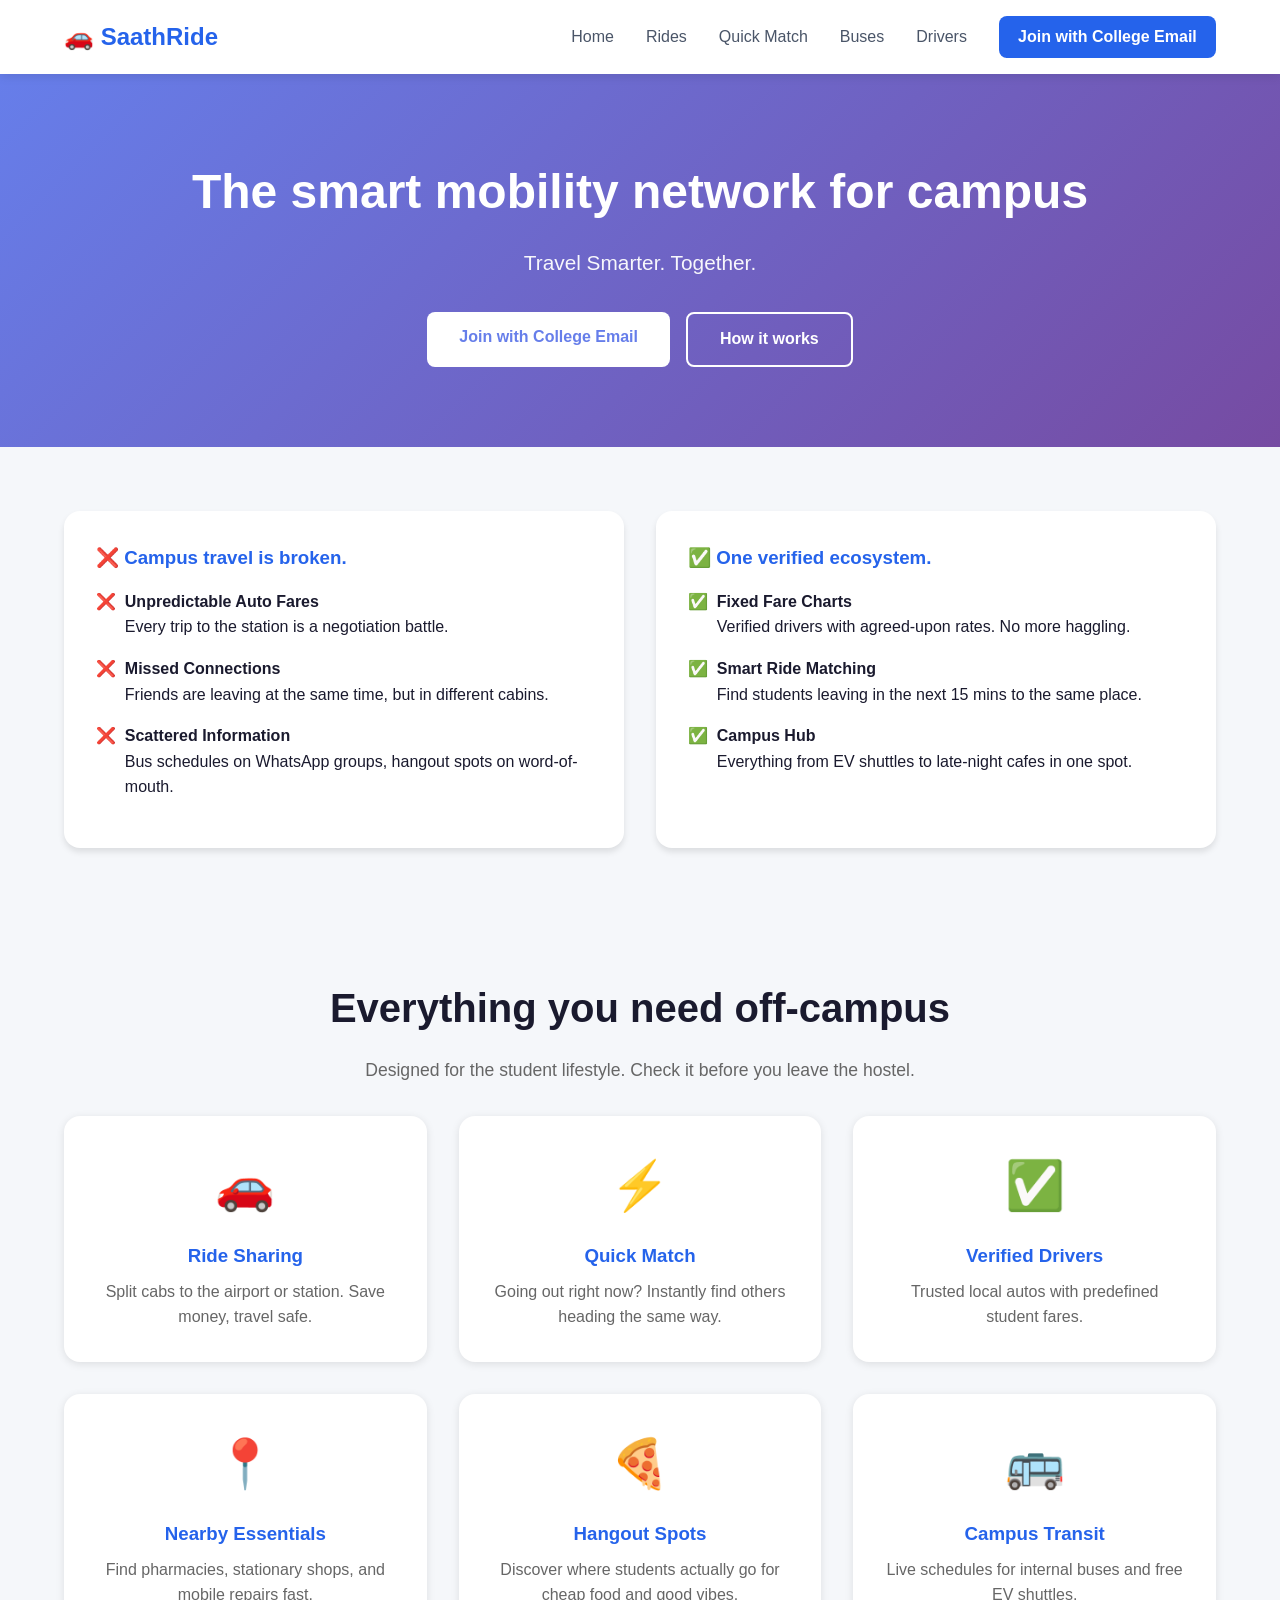
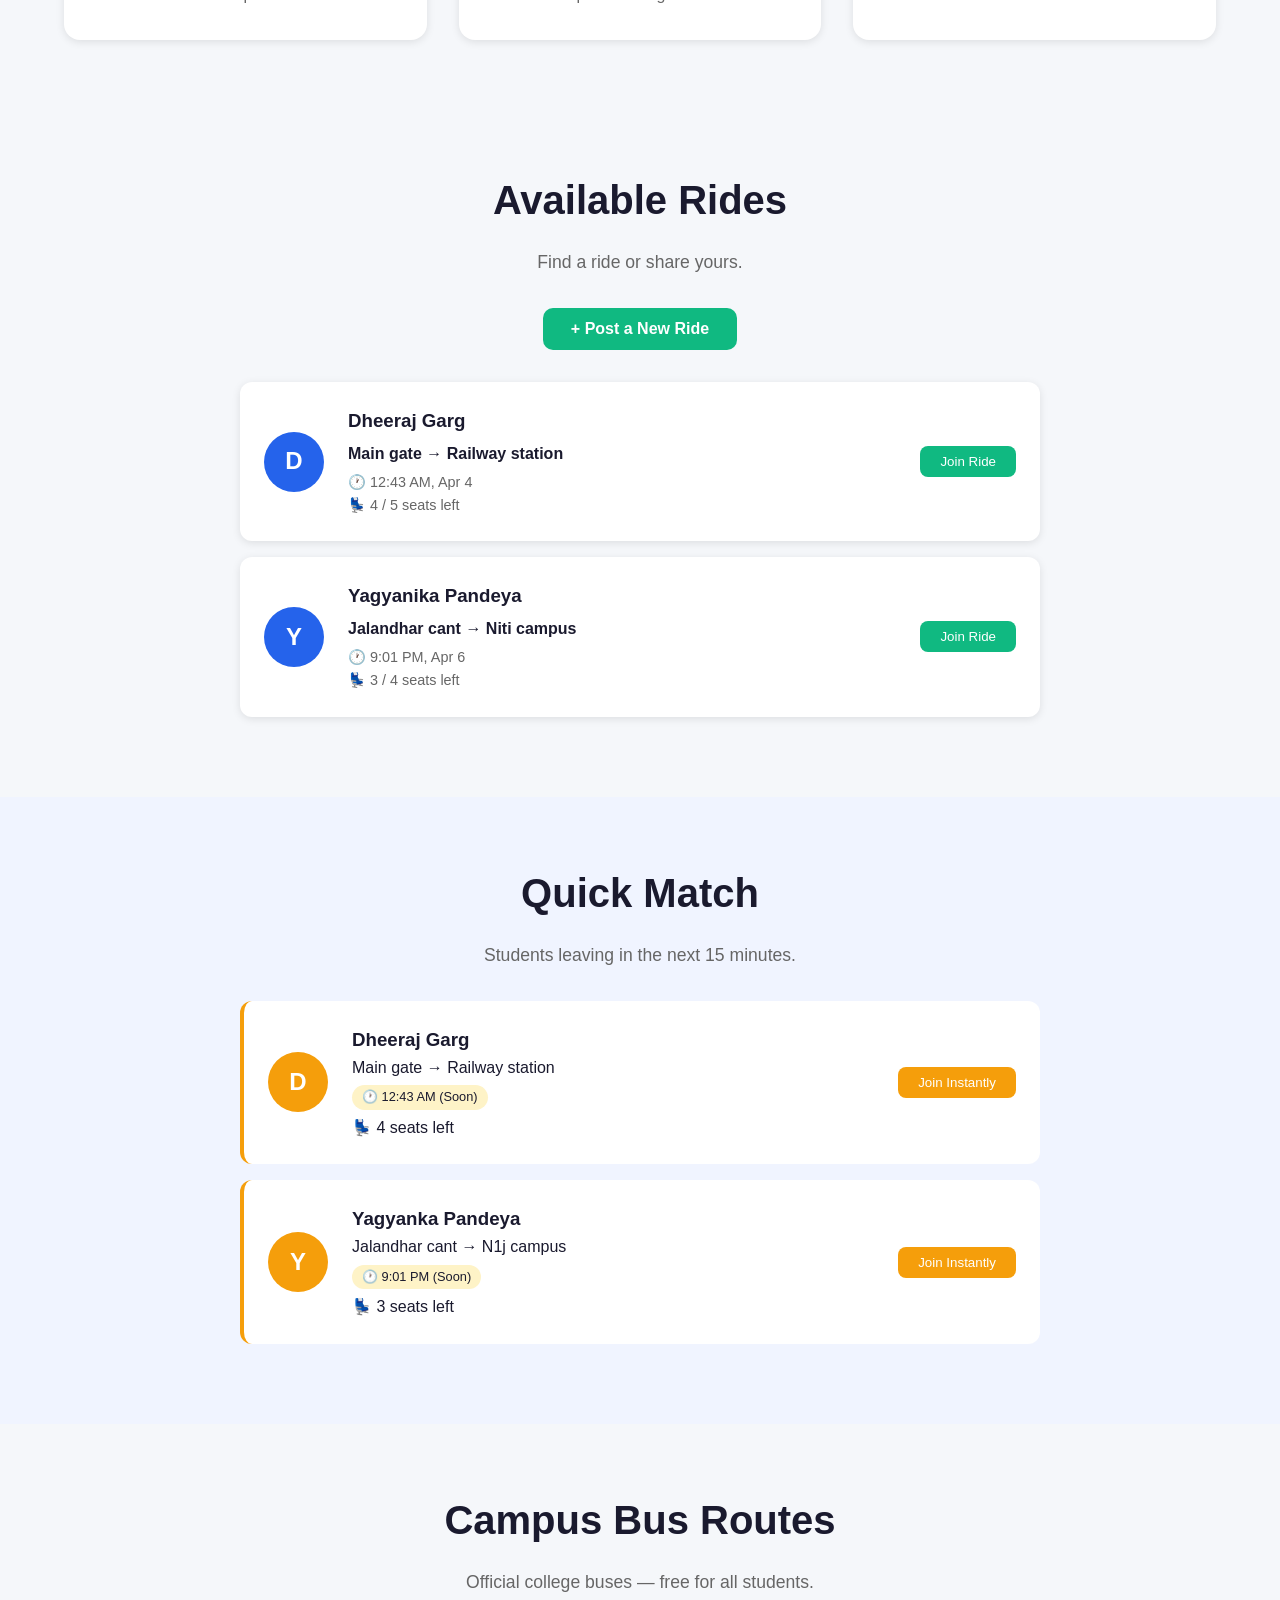
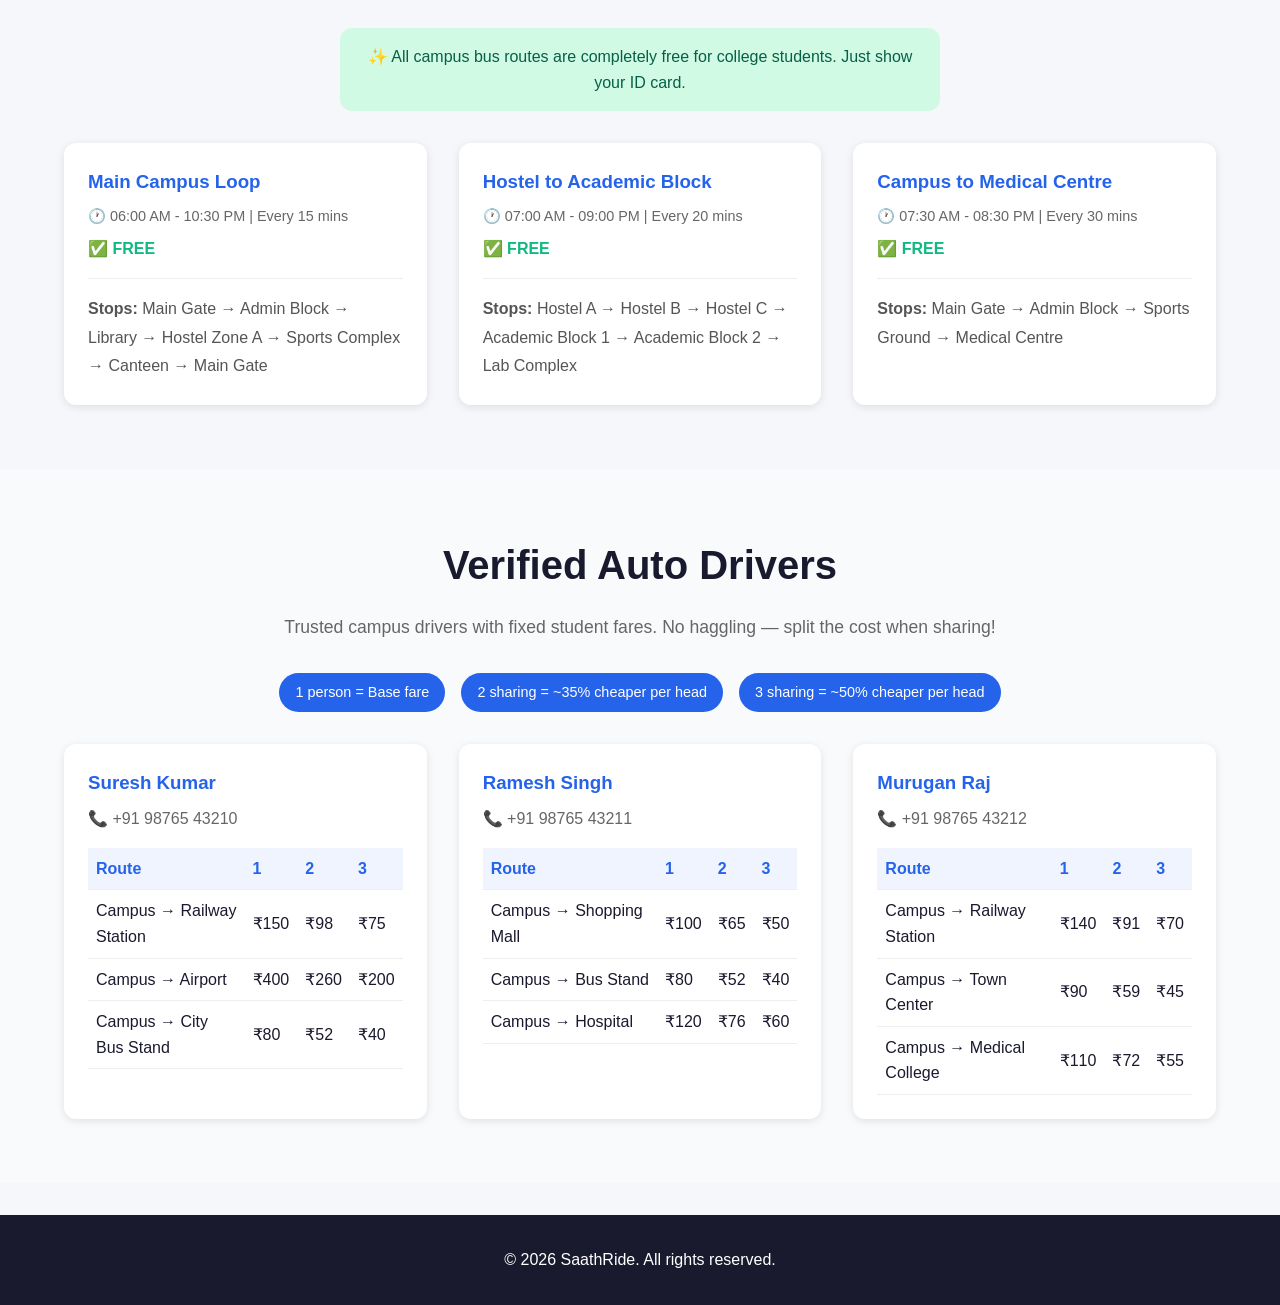
<file: campusconnect/public/index.html>
<!DOCTYPE html>
<html lang="en">
<head>
    <meta charset="UTF-8">
    <meta name="viewport" content="width=device-width, initial-scale=1.0">
    <title>SaathRide - Campus Travel Made Easy</title>
    <link rel="stylesheet" href="style.css">
</head>
<body>

    <!-- Navigation Bar -->
    <nav class="navbar">
        <div class="logo">🚗 SaathRide</div>
        <div class="nav-links">
            <a href="#">Home</a>
            <a href="#rides">Rides</a>
            <a href="#quickmatch">Quick Match</a>
            <a href="#buses">Buses</a>
            <a href="#drivers">Drivers</a>
            <a href="#" class="btn-primary">Join with College Email</a>
        </div>
    </nav>

    <!-- Hero Section -->
    <section class="hero">
        <h1>The smart mobility network for campus</h1>
        <p>Travel Smarter. Together.</p>
        <div class="hero-buttons">
            <a href="#" class="hero-btn hero-btn-primary">Join with College Email</a>
            <a href="#" class="hero-btn hero-btn-secondary">How it works</a>
        </div>
    </section>

    <!-- Problem Section -->
    <section class="section">
        <div class="grid-2col">
            <div class="card">
                <h3>❌ Campus travel is broken.</h3>
                <ul>
                    <li><strong>Unpredictable Auto Fares</strong><br>Every trip to the station is a negotiation battle.</li>
                    <li><strong>Missed Connections</strong><br>Friends are leaving at the same time, but in different cabins.</li>
                    <li><strong>Scattered Information</strong><br>Bus schedules on WhatsApp groups, hangout spots on word-of-mouth.</li>
                </ul>
            </div>
            <div class="card solution-card">
                <h3>✅ One verified ecosystem.</h3>
                <ul>
                    <li><strong>Fixed Fare Charts</strong><br>Verified drivers with agreed-upon rates. No more haggling.</li>
                    <li><strong>Smart Ride Matching</strong><br>Find students leaving in the next 15 mins to the same place.</li>
                    <li><strong>Campus Hub</strong><br>Everything from EV shuttles to late-night cafes in one spot.</li>
                </ul>
            </div>
        </div>
    </section>

    <!-- Features Section -->
    <section class="section">
        <h2 class="section-title">Everything you need off-campus</h2>
        <p class="section-subtitle">Designed for the student lifestyle. Check it before you leave the hostel.</p>
        <div class="features-grid">
            <div class="feature-card">
                <div class="feature-icon">🚗</div>
                <h3>Ride Sharing</h3>
                <p>Split cabs to the airport or station. Save money, travel safe.</p>
            </div>
            <div class="feature-card">
                <div class="feature-icon">⚡</div>
                <h3>Quick Match</h3>
                <p>Going out right now? Instantly find others heading the same way.</p>
            </div>
            <div class="feature-card">
                <div class="feature-icon">✅</div>
                <h3>Verified Drivers</h3>
                <p>Trusted local autos with predefined student fares.</p>
            </div>
            <div class="feature-card">
                <div class="feature-icon">📍</div>
                <h3>Nearby Essentials</h3>
                <p>Find pharmacies, stationary shops, and mobile repairs fast.</p>
            </div>
            <div class="feature-card">
                <div class="feature-icon">🍕</div>
                <h3>Hangout Spots</h3>
                <p>Discover where students actually go for cheap food and good vibes.</p>
            </div>
            <div class="feature-card">
                <div class="feature-icon">🚌</div>
                <h3>Campus Transit</h3>
                <p>Live schedules for internal buses and free EV shuttles.</p>
            </div>
        </div>
    </section>

    <!-- Available Rides Section (with Add Ride Button) -->
    <section id="rides" class="section rides-section">
        <h2 class="section-title">Available Rides</h2>
        <p class="section-subtitle">Find a ride or share yours.</p>
        
        <!-- ADD RIDE BUTTON -->
        <div class="add-ride-container">
            <button id="showRideFormBtn" class="add-ride-btn">+ Post a New Ride</button>
            
            <div id="rideForm" class="ride-form" style="display: none;">
                <h3>Post Your Ride</h3>
                <input type="text" id="riderName" placeholder="Your Name" class="form-input">
                <input type="text" id="fromLocation" placeholder="From (e.g. Main Gate)" class="form-input">
                <input type="text" id="toLocation" placeholder="To (e.g. Railway Station)" class="form-input">
                <input type="time" id="departureTime" class="form-input">
                <input type="number" id="seatsLeft" placeholder="Seats Available" class="form-input">
                <button id="saveRideBtn" class="save-ride-btn">Save Ride</button>
            </div>
        </div>

        <!-- Rides List -->
        <div id="ridesList" class="rides-list">
            <!-- Sample Rides -->
            <div class="ride-card">
                <div class="ride-initial">D</div>
                <div class="ride-details">
                    <h3>Dheeraj Garg</h3>
                    <p class="ride-route">Main gate → Railway station</p>
                    <p class="ride-time">🕐 12:43 AM, Apr 4</p>
                    <p class="ride-seats">💺 4 / 5 seats left</p>
                </div>
                <button class="join-btn">Join Ride</button>
            </div>
            
            <div class="ride-card">
                <div class="ride-initial">Y</div>
                <div class="ride-details">
                    <h3>Yagyanika Pandeya</h3>
                    <p class="ride-route">Jalandhar cant → Niti campus</p>
                    <p class="ride-time">🕐 9:01 PM, Apr 6</p>
                    <p class="ride-seats">💺 3 / 4 seats left</p>
                </div>
                <button class="join-btn">Join Ride</button>
            </div>
        </div>
    </section>

    <!-- Quick Match Section -->
    <section id="quickmatch" class="section quickmatch-section">
        <h2 class="section-title">Quick Match</h2>
        <p class="section-subtitle">Students leaving in the next 15 minutes.</p>
        
        <div class="quickmatch-list">
            <div class="quickmatch-card">
                <div class="quickmatch-initial">D</div>
                <div class="quickmatch-details">
                    <h3>Dheeraj Garg</h3>
                    <p>Main gate → Railway station</p>
                    <p class="time-badge">🕐 12:43 AM (Soon)</p>
                    <p>💺 4 seats left</p>
                </div>
                <button class="join-instant-btn">Join Instantly</button>
            </div>
            
            <div class="quickmatch-card">
                <div class="quickmatch-initial">Y</div>
                <div class="quickmatch-details">
                    <h3>Yagyanka Pandeya</h3>
                    <p>Jalandhar cant → N1j campus</p>
                    <p class="time-badge">🕐 9:01 PM (Soon)</p>
                    <p>💺 3 seats left</p>
                </div>
                <button class="join-instant-btn">Join Instantly</button>
            </div>
        </div>
    </section>

    <!-- Bus Routes Section -->
    <section id="buses" class="section buses-section">
        <h2 class="section-title">Campus Bus Routes</h2>
        <p class="section-subtitle">Official college buses — free for all students.</p>
        <p class="free-notice">✨ All campus bus routes are completely free for college students. Just show your ID card.</p>
        
        <div class="bus-routes">
            <div class="bus-card">
                <h3>Main Campus Loop</h3>
                <p class="route-time">🕐 06:00 AM - 10:30 PM | Every 15 mins</p>
                <p class="route-free">✅ FREE</p>
                <div class="bus-stops">
                    <strong>Stops:</strong> Main Gate → Admin Block → Library → Hostel Zone A → Sports Complex → Canteen → Main Gate
                </div>
            </div>
            
            <div class="bus-card">
                <h3>Hostel to Academic Block</h3>
                <p class="route-time">🕐 07:00 AM - 09:00 PM | Every 20 mins</p>
                <p class="route-free">✅ FREE</p>
                <div class="bus-stops">
                    <strong>Stops:</strong> Hostel A → Hostel B → Hostel C → Academic Block 1 → Academic Block 2 → Lab Complex
                </div>
            </div>
            
            <div class="bus-card">
                <h3>Campus to Medical Centre</h3>
                <p class="route-time">🕐 07:30 AM - 08:30 PM | Every 30 mins</p>
                <p class="route-free">✅ FREE</p>
                <div class="bus-stops">
                    <strong>Stops:</strong> Main Gate → Admin Block → Sports Ground → Medical Centre
                </div>
            </div>
        </div>
    </section>

    <!-- Verified Drivers Section -->
    <section id="drivers" class="section drivers-section">
        <h2 class="section-title">Verified Auto Drivers</h2>
        <p class="section-subtitle">Trusted campus drivers with fixed student fares. No haggling — split the cost when sharing!</p>
        
        <div class="fare-info">
            <span class="fare-badge">1 person = Base fare</span>
            <span class="fare-badge">2 sharing = ~35% cheaper per head</span>
            <span class="fare-badge">3 sharing = ~50% cheaper per head</span>
        </div>
        
        <div class="drivers-list">
            <div class="driver-card">
                <h3>Suresh Kumar</h3>
                <p class="driver-phone">📞 +91 98765 43210</p>
                <table class="fare-table">
                    <tr><th>Route</th><th>1</th><th>2</th><th>3</th></tr>
                    <tr><td>Campus → Railway Station</td><td>₹150</td><td>₹98</td><td>₹75</td></tr>
                    <tr><td>Campus → Airport</td><td>₹400</td><td>₹260</td><td>₹200</td></tr>
                    <tr><td>Campus → City Bus Stand</td><td>₹80</td><td>₹52</td><td>₹40</td></tr>
                </table>
            </div>
            
            <div class="driver-card">
                <h3>Ramesh Singh</h3>
                <p class="driver-phone">📞 +91 98765 43211</p>
                <table class="fare-table">
                    <tr><th>Route</th><th>1</th><th>2</th><th>3</th></tr>
                    <tr><td>Campus → Shopping Mall</td><td>₹100</td><td>₹65</td><td>₹50</td></tr>
                    <tr><td>Campus → Bus Stand</td><td>₹80</td><td>₹52</td><td>₹40</td></tr>
                    <tr><td>Campus → Hospital</td><td>₹120</td><td>₹76</td><td>₹60</td></tr>
                </table>
            </div>
            
            <div class="driver-card">
                <h3>Murugan Raj</h3>
                <p class="driver-phone">📞 +91 98765 43212</p>
                <table class="fare-table">
                    <tr><th>Route</th><th>1</th><th>2</th><th>3</th></tr>
                    <tr><td>Campus → Railway Station</td><td>₹140</td><td>₹91</td><td>₹70</td></tr>
                    <tr><td>Campus → Town Center</td><td>₹90</td><td>₹59</td><td>₹45</td></tr>
                    <tr><td>Campus → Medical College</td><td>₹110</td><td>₹72</td><td>₹55</td></tr>
                </table>
            </div>
        </div>
    </section>

    <!-- Footer -->
    <footer class="footer">
        <p>© 2026 SaathRide. All rights reserved.</p>
    </footer>

    <script src="script.js"></script>
</body>
</html>
</file>
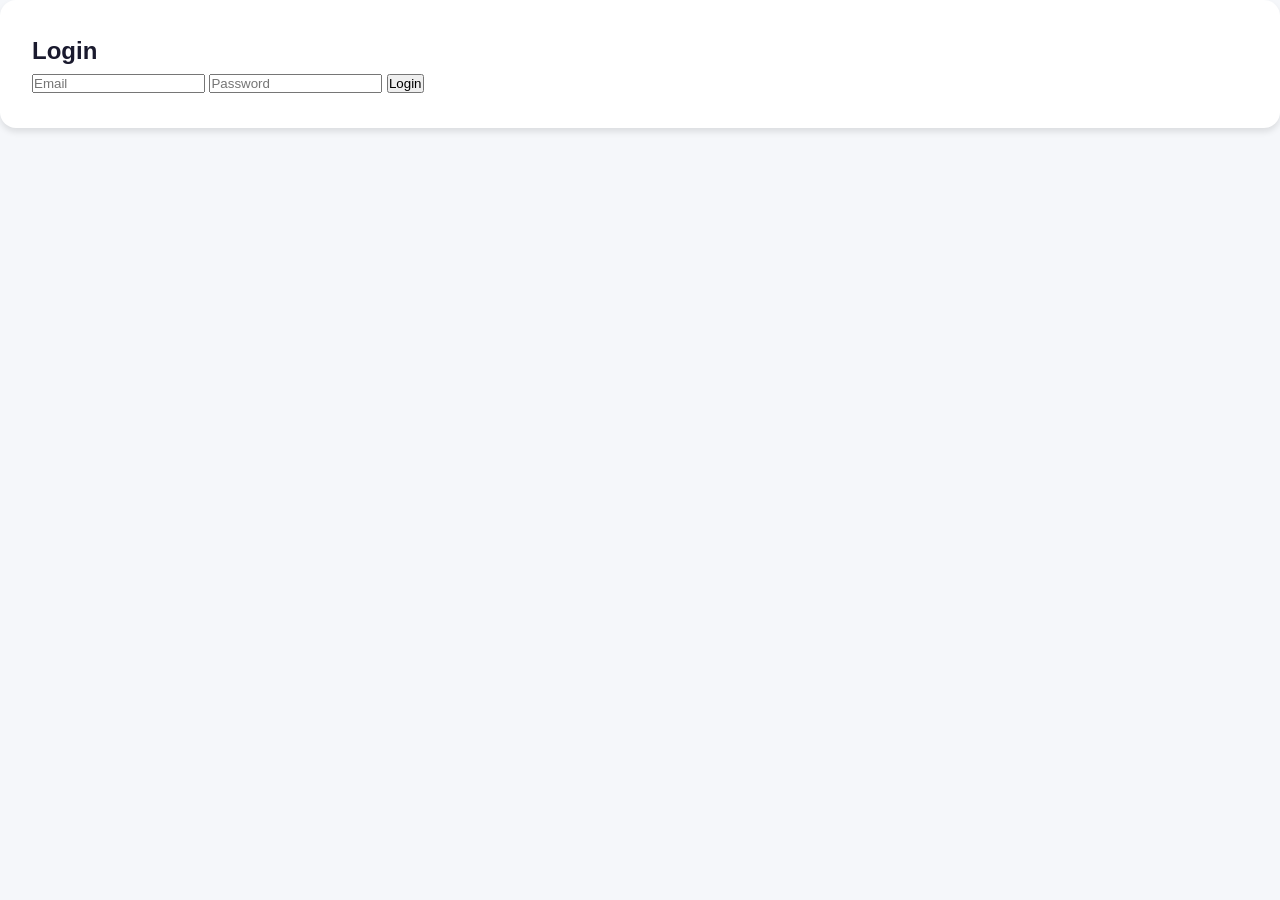
<file: public/login.html>
<!DOCTYPE html>
<html>
<head>
<link rel="stylesheet" href="style.css">
</head>
<body class="center">

<div class="card">
  <h2>Login</h2>

  <input id="email" placeholder="Email">
  <input id="password" type="password" placeholder="Password">

  <button onclick="login()">Login</button>
</div>

<script>
async function login(){
  const res = await fetch("/login",{
    method:"POST",
    headers:{"Content-Type":"application/json"},
    body: JSON.stringify({
      email:email.value,
      password:password.value
    })
  });

  const data = await res.json();
  localStorage.setItem("token", data.token);

  location.href="dashboard.html";
}
</script>

</body>
</html>
</file>
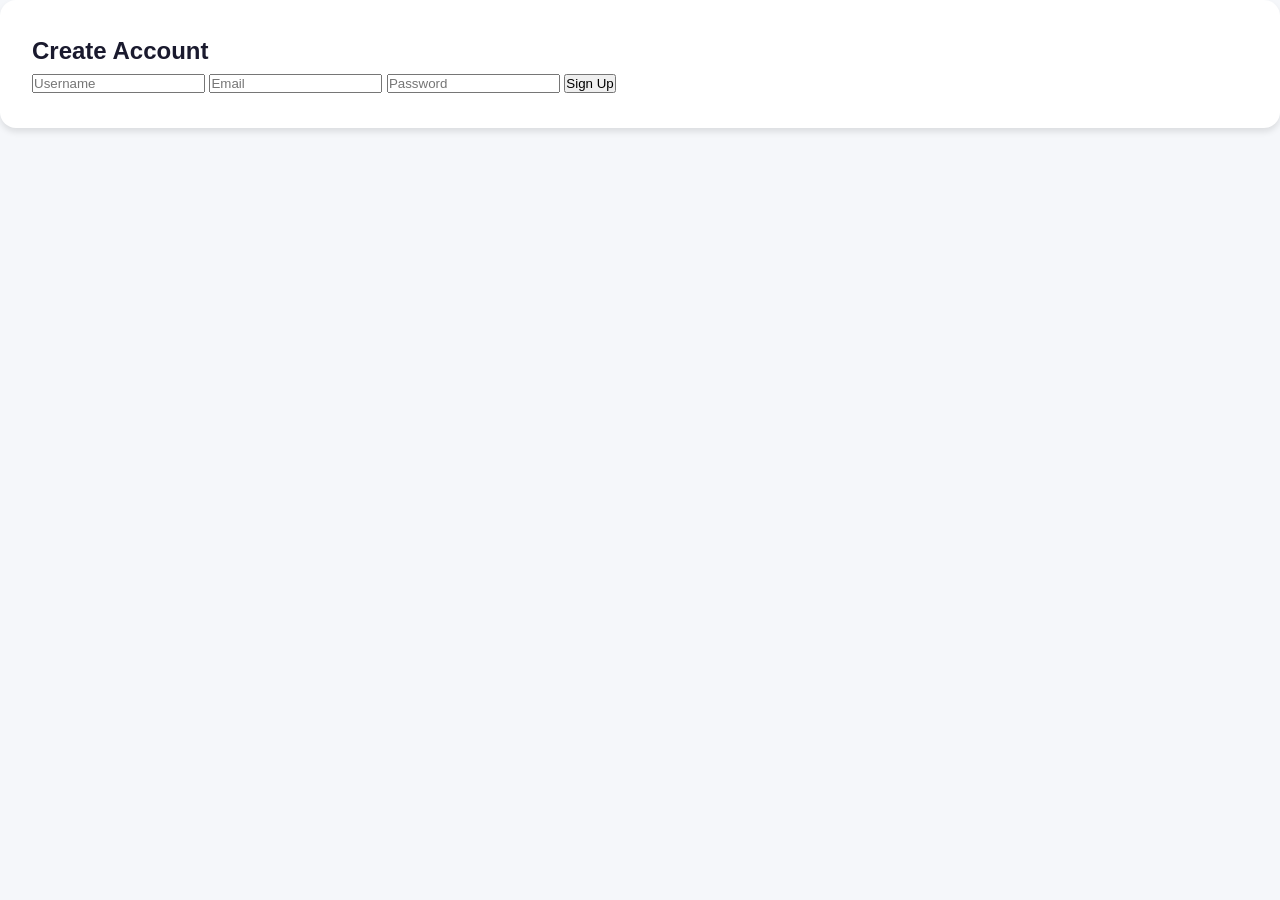
<file: public/register.html>
<!DOCTYPE html>
<html>
<head>
<link rel="stylesheet" href="style.css">
</head>
<body class="center">

<div class="card">
  <h2>Create Account</h2>

  <input id="username" placeholder="Username">
  <input id="email" placeholder="Email">
  <input id="password" type="password" placeholder="Password">

  <button onclick="register()">Sign Up</button>
</div>

<script>
async function register(){
  await fetch("/register",{
    method:"POST",
    headers:{"Content-Type":"application/json"},
    body: JSON.stringify({
      username:username.value,
      email:email.value,
      password:password.value
    })
  });

  alert("Registered!");
  location.href="login.html";
}
</script>

</body>
</html>
</file>
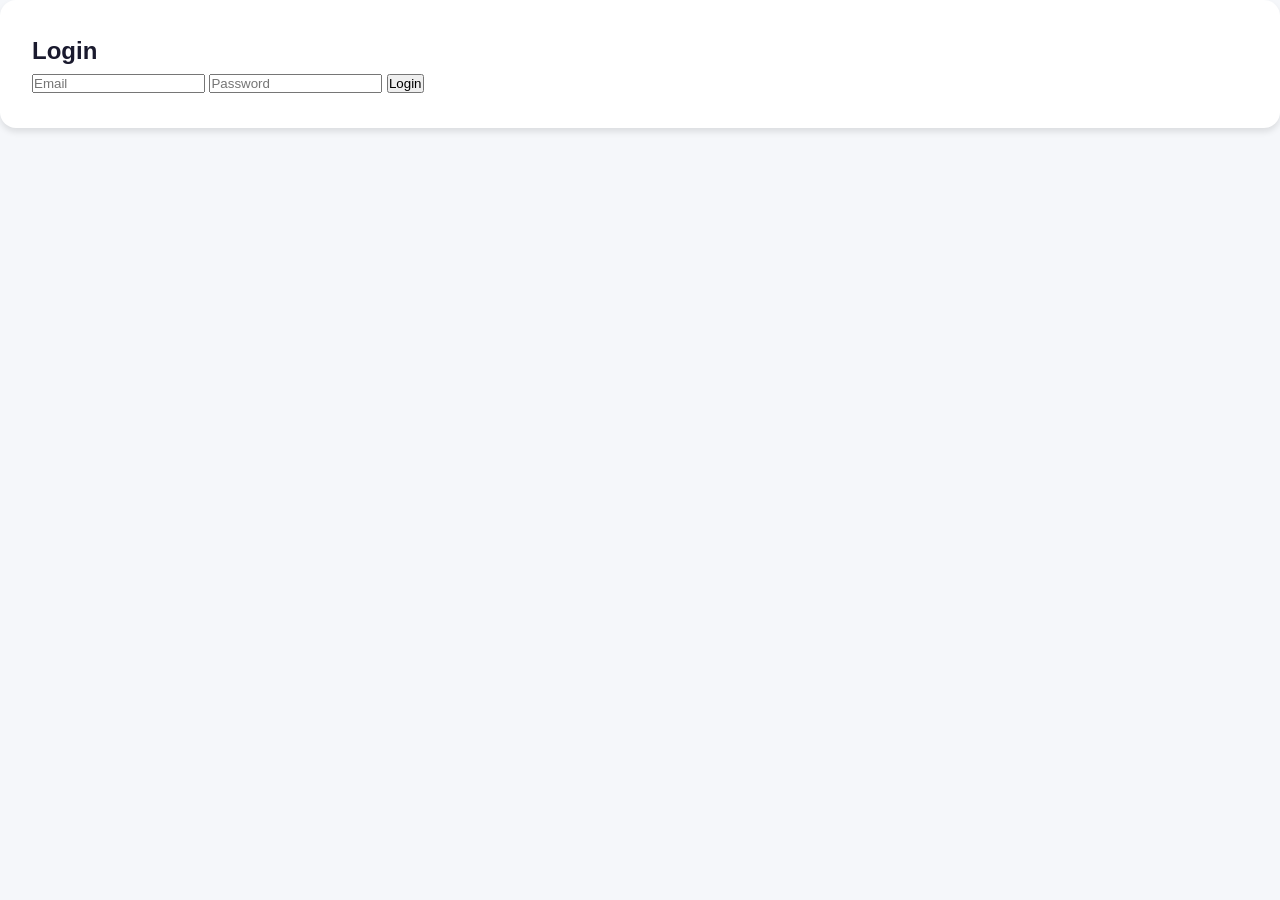
<file: campusconnect/public/login.html>
<!DOCTYPE html>
<html>
<head>
<link rel="stylesheet" href="style.css">
</head>
<body class="center">

<div class="card">
  <h2>Login</h2>

  <input id="email" placeholder="Email">
  <input id="password" type="password" placeholder="Password">

  <button onclick="login()">Login</button>
</div>

<script>
async function login(){
  const res = await fetch("/login",{
    method:"POST",
    headers:{"Content-Type":"application/json"},
    body: JSON.stringify({
      email:email.value,
      password:password.value
    })
  });

  const data = await res.json();
  localStorage.setItem("token", data.token);

  location.href="dashboard.html";
}
</script>

</body>
</html>
</file>
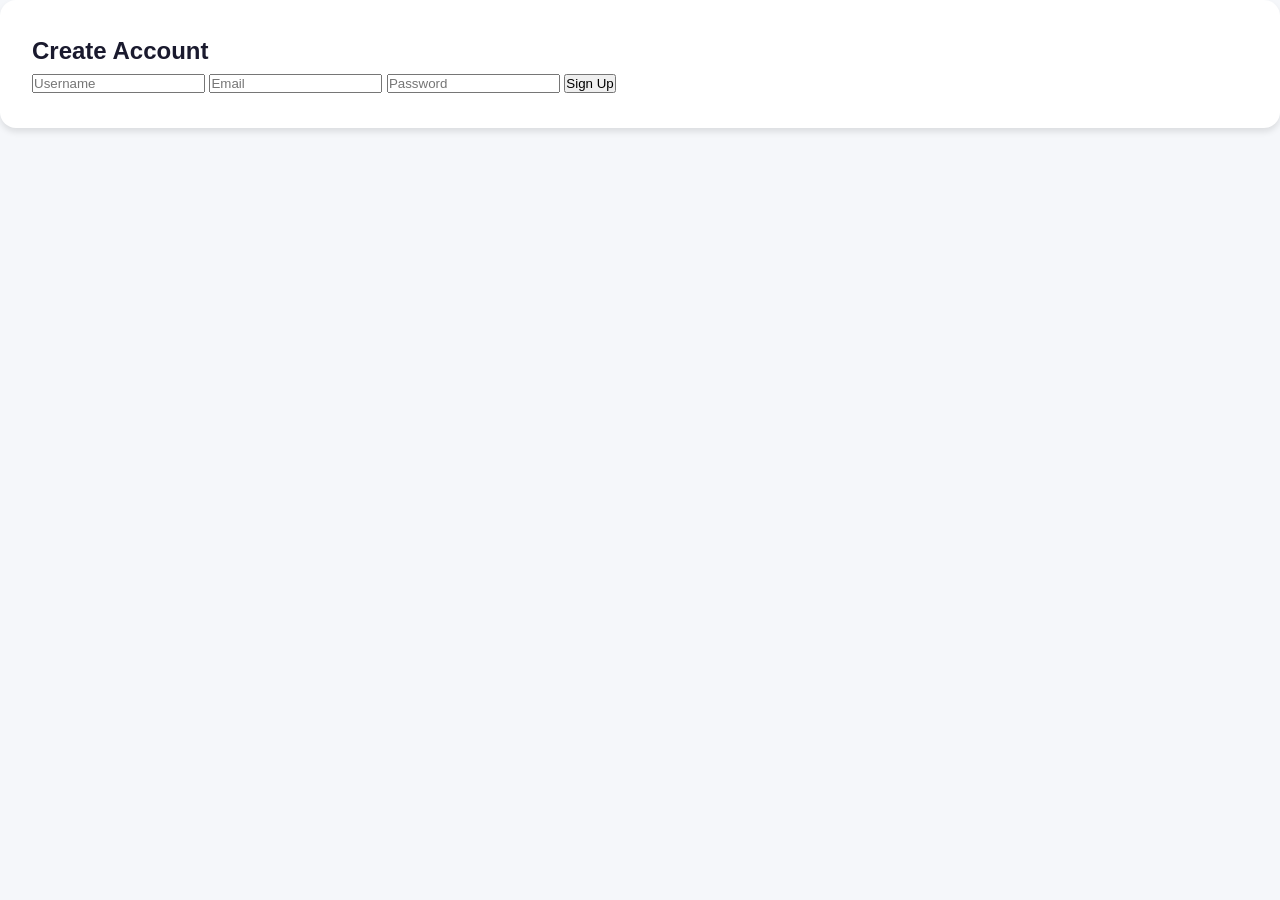
<file: campusconnect/public/register.html>
<!DOCTYPE html>
<html>
<head>
<link rel="stylesheet" href="style.css">
</head>
<body class="center">

<div class="card">
  <h2>Create Account</h2>

  <input id="username" placeholder="Username">
  <input id="email" placeholder="Email">
  <input id="password" type="password" placeholder="Password">

  <button onclick="register()">Sign Up</button>
</div>

<script>
async function register(){
  await fetch("/register",{
    method:"POST",
    headers:{"Content-Type":"application/json"},
    body: JSON.stringify({
      username:username.value,
      email:email.value,
      password:password.value
    })
  });

  alert("Registered!");
  location.href="login.html";
}
</script>

</body>
</html>
</file>
<file: campusconnect/public/style.css>
* {
    margin: 0;
    padding: 0;
    box-sizing: border-box;
}

body {
    font-family: -apple-system, BlinkMacSystemFont, 'Segoe UI', Roboto, 'Helvetica Neue', sans-serif;
    background: #f5f7fa;
    color: #1a1a2e;
    line-height: 1.6;
}

/* Navigation */
.navbar {
    background: white;
    padding: 1rem 5%;
    box-shadow: 0 2px 10px rgba(0,0,0,0.1);
    display: flex;
    justify-content: space-between;
    align-items: center;
    flex-wrap: wrap;
    position: sticky;
    top: 0;
    z-index: 100;
}

.logo {
    font-size: 1.5rem;
    font-weight: bold;
    color: #2563eb;
}

.nav-links {
    display: flex;
    gap: 2rem;
    align-items: center;
    flex-wrap: wrap;
}

.nav-links a {
    text-decoration: none;
    color: #4a5568;
    transition: color 0.3s;
}

.nav-links a:hover {
    color: #2563eb;
}

.btn-primary {
    background: #2563eb;
    color: white !important;
    padding: 0.5rem 1.2rem;
    border-radius: 8px;
    font-weight: 600;
}

/* Hero Section */
.hero {
    background: linear-gradient(135deg, #667eea 0%, #764ba2 100%);
    color: white;
    padding: 5rem 5%;
    text-align: center;
}

.hero h1 {
    font-size: 3rem;
    margin-bottom: 1rem;
}

.hero p {
    font-size: 1.3rem;
    margin-bottom: 2rem;
    opacity: 0.95;
}

.hero-buttons {
    display: flex;
    gap: 1rem;
    justify-content: center;
    flex-wrap: wrap;
}

.hero-btn {
    padding: 0.8rem 2rem;
    border-radius: 8px;
    text-decoration: none;
    font-weight: 600;
    transition: transform 0.3s;
}

.hero-btn-primary {
    background: white;
    color: #667eea;
}

.hero-btn-secondary {
    background: transparent;
    color: white;
    border: 2px solid white;
}

.hero-btn:hover {
    transform: translateY(-2px);
}

/* Sections */
.section {
    padding: 4rem 5%;
}

.section-title {
    font-size: 2.5rem;
    text-align: center;
    margin-bottom: 1rem;
    color: #1a1a2e;
}

.section-subtitle {
    text-align: center;
    font-size: 1.1rem;
    color: #666;
    margin-bottom: 2rem;
}

/* Problem/Solution Grid */
.grid-2col {
    display: grid;
    grid-template-columns: repeat(auto-fit, minmax(300px, 1fr));
    gap: 2rem;
    max-width: 1200px;
    margin: 0 auto;
}

.card {
    background: white;
    padding: 2rem;
    border-radius: 16px;
    box-shadow: 0 4px 6px rgba(0,0,0,0.1);
}

.card h3 {
    margin-bottom: 1rem;
    color: #2563eb;
}

.card ul {
    list-style: none;
}

.card li {
    margin-bottom: 1rem;
    padding-left: 1.8rem;
    position: relative;
}

.card li::before {
    content: "❌";
    position: absolute;
    left: 0;
    color: #ef4444;
}

.solution-card li::before {
    content: "✅";
    color: #10b981;
}

/* Features Grid */
.features-grid {
    display: grid;
    grid-template-columns: repeat(auto-fit, minmax(300px, 1fr));
    gap: 2rem;
    max-width: 1200px;
    margin: 0 auto;
}

.feature-card {
    background: white;
    padding: 2rem;
    border-radius: 16px;
    text-align: center;
    transition: transform 0.3s;
    box-shadow: 0 2px 8px rgba(0,0,0,0.1);
}

.feature-card:hover {
    transform: translateY(-5px);
}

.feature-icon {
    font-size: 3rem;
    margin-bottom: 1rem;
}

.feature-card h3 {
    margin-bottom: 0.5rem;
    color: #2563eb;
}

.feature-card p {
    color: #666;
}

/* Add Ride Button & Form */
.add-ride-container {
    max-width: 800px;
    margin: 0 auto 2rem auto;
    text-align: center;
}

.add-ride-btn {
    background: #10b981;
    color: white;
    padding: 12px 28px;
    border: none;
    border-radius: 10px;
    cursor: pointer;
    font-size: 1rem;
    font-weight: 600;
    transition: background 0.3s;
}

.add-ride-btn:hover {
    background: #059669;
}

.ride-form {
    background: white;
    padding: 2rem;
    border-radius: 16px;
    margin-top: 1.5rem;
    box-shadow: 0 4px 12px rgba(0,0,0,0.15);
}

.ride-form h3 {
    margin-bottom: 1rem;
    color: #2563eb;
}

.form-input {
    width: 100%;
    padding: 12px;
    margin: 10px 0;
    border: 1px solid #ddd;
    border-radius: 8px;
    font-size: 1rem;
}

.save-ride-btn {
    background: #2563eb;
    color: white;
    padding: 10px 20px;
    border: none;
    border-radius: 8px;
    cursor: pointer;
    font-size: 1rem;
    font-weight: 600;
    width: 100%;
}

.save-ride-btn:hover {
    background: #1d4ed8;
}

/* Rides List */
.rides-list {
    max-width: 800px;
    margin: 0 auto;
}

.ride-card {
    background: white;
    padding: 1.5rem;
    margin: 1rem 0;
    border-radius: 12px;
    display: flex;
    align-items: center;
    gap: 1.5rem;
    flex-wrap: wrap;
    box-shadow: 0 2px 8px rgba(0,0,0,0.1);
    transition: transform 0.2s;
}

.ride-card:hover {
    transform: translateX(5px);
}

.ride-initial {
    width: 60px;
    height: 60px;
    background: #2563eb;
    color: white;
    border-radius: 50%;
    display: flex;
    align-items: center;
    justify-content: center;
    font-size: 1.5rem;
    font-weight: bold;
}

.ride-details {
    flex: 1;
}

.ride-details h3 {
    margin-bottom: 0.3rem;
}

.ride-route {
    font-weight: 600;
    margin-bottom: 0.3rem;
}

.ride-time, .ride-seats {
    color: #666;
    font-size: 0.9rem;
}

.join-btn {
    background: #10b981;
    color: white;
    padding: 8px 20px;
    border: none;
    border-radius: 8px;
    cursor: pointer;
}

/* Quick Match Section */
.quickmatch-section {
    background: #f0f4ff;
}

.quickmatch-list {
    max-width: 800px;
    margin: 0 auto;
}

.quickmatch-card {
    background: white;
    padding: 1.5rem;
    margin: 1rem 0;
    border-radius: 12px;
    display: flex;
    align-items: center;
    gap: 1.5rem;
    flex-wrap: wrap;
    border-left: 4px solid #f59e0b;
}

.quickmatch-initial {
    width: 60px;
    height: 60px;
    background: #f59e0b;
    color: white;
    border-radius: 50%;
    display: flex;
    align-items: center;
    justify-content: center;
    font-size: 1.5rem;
    font-weight: bold;
}

.quickmatch-details {
    flex: 1;
}

.time-badge {
    background: #fef3c7;
    display: inline-block;
    padding: 2px 10px;
    border-radius: 20px;
    font-size: 0.8rem;
    margin: 5px 0;
}

.join-instant-btn {
    background: #f59e0b;
    color: white;
    padding: 8px 20px;
    border: none;
    border-radius: 8px;
    cursor: pointer;
}

/* Bus Routes */
.free-notice {
    text-align: center;
    background: #d1fae5;
    padding: 1rem;
    border-radius: 12px;
    max-width: 600px;
    margin: 0 auto 2rem auto;
    color: #065f46;
}

.bus-routes {
    display: grid;
    grid-template-columns: repeat(auto-fit, minmax(350px, 1fr));
    gap: 2rem;
    max-width: 1200px;
    margin: 0 auto;
}

.bus-card {
    background: white;
    padding: 1.5rem;
    border-radius: 12px;
    box-shadow: 0 2px 8px rgba(0,0,0,0.1);
}

.bus-card h3 {
    color: #2563eb;
    margin-bottom: 0.5rem;
}

.route-time {
    color: #666;
    font-size: 0.9rem;
    margin: 0.5rem 0;
}

.route-free {
    color: #10b981;
    font-weight: bold;
    margin: 0.5rem 0;
}

.bus-stops {
    margin-top: 1rem;
    padding-top: 1rem;
    border-top: 1px solid #eee;
    color: #555;
    line-height: 1.8;
}

/* Drivers Section */
.drivers-section {
    background: #f8fafc;
}

.fare-info {
    display: flex;
    justify-content: center;
    gap: 1rem;
    flex-wrap: wrap;
    margin-bottom: 2rem;
}

.fare-badge {
    background: #2563eb;
    color: white;
    padding: 8px 16px;
    border-radius: 20px;
    font-size: 0.9rem;
}

.drivers-list {
    display: grid;
    grid-template-columns: repeat(auto-fit, minmax(350px, 1fr));
    gap: 2rem;
    max-width: 1200px;
    margin: 0 auto;
}

.driver-card {
    background: white;
    padding: 1.5rem;
    border-radius: 12px;
    box-shadow: 0 2px 8px rgba(0,0,0,0.1);
}

.driver-card h3 {
    color: #2563eb;
}

.driver-phone {
    color: #666;
    margin: 0.5rem 0;
}

.fare-table {
    width: 100%;
    margin-top: 1rem;
    border-collapse: collapse;
}

.fare-table th, .fare-table td {
    padding: 8px;
    text-align: left;
    border-bottom: 1px solid #eee;
}

.fare-table th {
    background: #f0f4ff;
    color: #2563eb;
}

/* Footer */
.footer {
    background: #1a1a2e;
    color: white;
    text-align: center;
    padding: 2rem;
    margin-top: 2rem;
}

/* Responsive */
@media (max-width: 768px) {
    .hero h1 {
        font-size: 2rem;
    }
    
    .section-title {
        font-size: 1.8rem;
    }
    
    .ride-card, .quickmatch-card {
        flex-direction: column;
        text-align: center;
    }
    
    .navbar {
        flex-direction: column;
        gap: 1rem;
    }
    
    .nav-links {
        justify-content: center;
    }
}
</file>
<file: public/style.css>
* {
    margin: 0;
    padding: 0;
    box-sizing: border-box;
}

body {
    font-family: -apple-system, BlinkMacSystemFont, 'Segoe UI', Roboto, 'Helvetica Neue', sans-serif;
    background: #f5f7fa;
    color: #1a1a2e;
    line-height: 1.6;
}

/* Navigation */
.navbar {
    background: white;
    padding: 1rem 5%;
    box-shadow: 0 2px 10px rgba(0,0,0,0.1);
    display: flex;
    justify-content: space-between;
    align-items: center;
    flex-wrap: wrap;
    position: sticky;
    top: 0;
    z-index: 100;
}

.logo {
    font-size: 1.5rem;
    font-weight: bold;
    color: #2563eb;
}

.nav-links {
    display: flex;
    gap: 2rem;
    align-items: center;
    flex-wrap: wrap;
}

.nav-links a {
    text-decoration: none;
    color: #4a5568;
    transition: color 0.3s;
}

.nav-links a:hover {
    color: #2563eb;
}

.btn-primary {
    background: #2563eb;
    color: white !important;
    padding: 0.5rem 1.2rem;
    border-radius: 8px;
    font-weight: 600;
}

/* Hero Section */
.hero {
    background: linear-gradient(135deg, #667eea 0%, #764ba2 100%);
    color: white;
    padding: 5rem 5%;
    text-align: center;
}

.hero h1 {
    font-size: 3rem;
    margin-bottom: 1rem;
}

.hero p {
    font-size: 1.3rem;
    margin-bottom: 2rem;
    opacity: 0.95;
}

.hero-buttons {
    display: flex;
    gap: 1rem;
    justify-content: center;
    flex-wrap: wrap;
}

.hero-btn {
    padding: 0.8rem 2rem;
    border-radius: 8px;
    text-decoration: none;
    font-weight: 600;
    transition: transform 0.3s;
}

.hero-btn-primary {
    background: white;
    color: #667eea;
}

.hero-btn-secondary {
    background: transparent;
    color: white;
    border: 2px solid white;
}

.hero-btn:hover {
    transform: translateY(-2px);
}

/* Sections */
.section {
    padding: 4rem 5%;
}

.section-title {
    font-size: 2.5rem;
    text-align: center;
    margin-bottom: 1rem;
    color: #1a1a2e;
}

.section-subtitle {
    text-align: center;
    font-size: 1.1rem;
    color: #666;
    margin-bottom: 2rem;
}

/* Problem/Solution Grid */
.grid-2col {
    display: grid;
    grid-template-columns: repeat(auto-fit, minmax(300px, 1fr));
    gap: 2rem;
    max-width: 1200px;
    margin: 0 auto;
}

.card {
    background: white;
    padding: 2rem;
    border-radius: 16px;
    box-shadow: 0 4px 6px rgba(0,0,0,0.1);
}

.card h3 {
    margin-bottom: 1rem;
    color: #2563eb;
}

.card ul {
    list-style: none;
}

.card li {
    margin-bottom: 1rem;
    padding-left: 1.8rem;
    position: relative;
}

.card li::before {
    content: "❌";
    position: absolute;
    left: 0;
    color: #ef4444;
}

.solution-card li::before {
    content: "✅";
    color: #10b981;
}

/* Features Grid */
.features-grid {
    display: grid;
    grid-template-columns: repeat(auto-fit, minmax(300px, 1fr));
    gap: 2rem;
    max-width: 1200px;
    margin: 0 auto;
}

.feature-card {
    background: white;
    padding: 2rem;
    border-radius: 16px;
    text-align: center;
    transition: transform 0.3s;
    box-shadow: 0 2px 8px rgba(0,0,0,0.1);
}

.feature-card:hover {
    transform: translateY(-5px);
}

.feature-icon {
    font-size: 3rem;
    margin-bottom: 1rem;
}

.feature-card h3 {
    margin-bottom: 0.5rem;
    color: #2563eb;
}

.feature-card p {
    color: #666;
}

/* Add Ride Button & Form */
.add-ride-container {
    max-width: 800px;
    margin: 0 auto 2rem auto;
    text-align: center;
}

.add-ride-btn {
    background: #10b981;
    color: white;
    padding: 12px 28px;
    border: none;
    border-radius: 10px;
    cursor: pointer;
    font-size: 1rem;
    font-weight: 600;
    transition: background 0.3s;
}

.add-ride-btn:hover {
    background: #059669;
}

.ride-form {
    background: white;
    padding: 2rem;
    border-radius: 16px;
    margin-top: 1.5rem;
    box-shadow: 0 4px 12px rgba(0,0,0,0.15);
}

.ride-form h3 {
    margin-bottom: 1rem;
    color: #2563eb;
}

.form-input {
    width: 100%;
    padding: 12px;
    margin: 10px 0;
    border: 1px solid #ddd;
    border-radius: 8px;
    font-size: 1rem;
}

.save-ride-btn {
    background: #2563eb;
    color: white;
    padding: 10px 20px;
    border: none;
    border-radius: 8px;
    cursor: pointer;
    font-size: 1rem;
    font-weight: 600;
    width: 100%;
}

.save-ride-btn:hover {
    background: #1d4ed8;
}

/* Rides List */
.rides-list {
    max-width: 800px;
    margin: 0 auto;
}

.ride-card {
    background: white;
    padding: 1.5rem;
    margin: 1rem 0;
    border-radius: 12px;
    display: flex;
    align-items: center;
    gap: 1.5rem;
    flex-wrap: wrap;
    box-shadow: 0 2px 8px rgba(0,0,0,0.1);
    transition: transform 0.2s;
}

.ride-card:hover {
    transform: translateX(5px);
}

.ride-initial {
    width: 60px;
    height: 60px;
    background: #2563eb;
    color: white;
    border-radius: 50%;
    display: flex;
    align-items: center;
    justify-content: center;
    font-size: 1.5rem;
    font-weight: bold;
}

.ride-details {
    flex: 1;
}

.ride-details h3 {
    margin-bottom: 0.3rem;
}

.ride-route {
    font-weight: 600;
    margin-bottom: 0.3rem;
}

.ride-time, .ride-seats {
    color: #666;
    font-size: 0.9rem;
}

.join-btn {
    background: #10b981;
    color: white;
    padding: 8px 20px;
    border: none;
    border-radius: 8px;
    cursor: pointer;
}

/* Quick Match Section */
.quickmatch-section {
    background: #f0f4ff;
}

.quickmatch-list {
    max-width: 800px;
    margin: 0 auto;
}

.quickmatch-card {
    background: white;
    padding: 1.5rem;
    margin: 1rem 0;
    border-radius: 12px;
    display: flex;
    align-items: center;
    gap: 1.5rem;
    flex-wrap: wrap;
    border-left: 4px solid #f59e0b;
}

.quickmatch-initial {
    width: 60px;
    height: 60px;
    background: #f59e0b;
    color: white;
    border-radius: 50%;
    display: flex;
    align-items: center;
    justify-content: center;
    font-size: 1.5rem;
    font-weight: bold;
}

.quickmatch-details {
    flex: 1;
}

.time-badge {
    background: #fef3c7;
    display: inline-block;
    padding: 2px 10px;
    border-radius: 20px;
    font-size: 0.8rem;
    margin: 5px 0;
}

.join-instant-btn {
    background: #f59e0b;
    color: white;
    padding: 8px 20px;
    border: none;
    border-radius: 8px;
    cursor: pointer;
}

/* Bus Routes */
.free-notice {
    text-align: center;
    background: #d1fae5;
    padding: 1rem;
    border-radius: 12px;
    max-width: 600px;
    margin: 0 auto 2rem auto;
    color: #065f46;
}

.bus-routes {
    display: grid;
    grid-template-columns: repeat(auto-fit, minmax(350px, 1fr));
    gap: 2rem;
    max-width: 1200px;
    margin: 0 auto;
}

.bus-card {
    background: white;
    padding: 1.5rem;
    border-radius: 12px;
    box-shadow: 0 2px 8px rgba(0,0,0,0.1);
}

.bus-card h3 {
    color: #2563eb;
    margin-bottom: 0.5rem;
}

.route-time {
    color: #666;
    font-size: 0.9rem;
    margin: 0.5rem 0;
}

.route-free {
    color: #10b981;
    font-weight: bold;
    margin: 0.5rem 0;
}

.bus-stops {
    margin-top: 1rem;
    padding-top: 1rem;
    border-top: 1px solid #eee;
    color: #555;
    line-height: 1.8;
}

/* Drivers Section */
.drivers-section {
    background: #f8fafc;
}

.fare-info {
    display: flex;
    justify-content: center;
    gap: 1rem;
    flex-wrap: wrap;
    margin-bottom: 2rem;
}

.fare-badge {
    background: #2563eb;
    color: white;
    padding: 8px 16px;
    border-radius: 20px;
    font-size: 0.9rem;
}

.drivers-list {
    display: grid;
    grid-template-columns: repeat(auto-fit, minmax(350px, 1fr));
    gap: 2rem;
    max-width: 1200px;
    margin: 0 auto;
}

.driver-card {
    background: white;
    padding: 1.5rem;
    border-radius: 12px;
    box-shadow: 0 2px 8px rgba(0,0,0,0.1);
}

.driver-card h3 {
    color: #2563eb;
}

.driver-phone {
    color: #666;
    margin: 0.5rem 0;
}

.fare-table {
    width: 100%;
    margin-top: 1rem;
    border-collapse: collapse;
}

.fare-table th, .fare-table td {
    padding: 8px;
    text-align: left;
    border-bottom: 1px solid #eee;
}

.fare-table th {
    background: #f0f4ff;
    color: #2563eb;
}

/* Footer */
.footer {
    background: #1a1a2e;
    color: white;
    text-align: center;
    padding: 2rem;
    margin-top: 2rem;
}

/* Responsive */
@media (max-width: 768px) {
    .hero h1 {
        font-size: 2rem;
    }
    
    .section-title {
        font-size: 1.8rem;
    }
    
    .ride-card, .quickmatch-card {
        flex-direction: column;
        text-align: center;
    }
    
    .navbar {
        flex-direction: column;
        gap: 1rem;
    }
    
    .nav-links {
        justify-content: center;
    }
}
</file>
